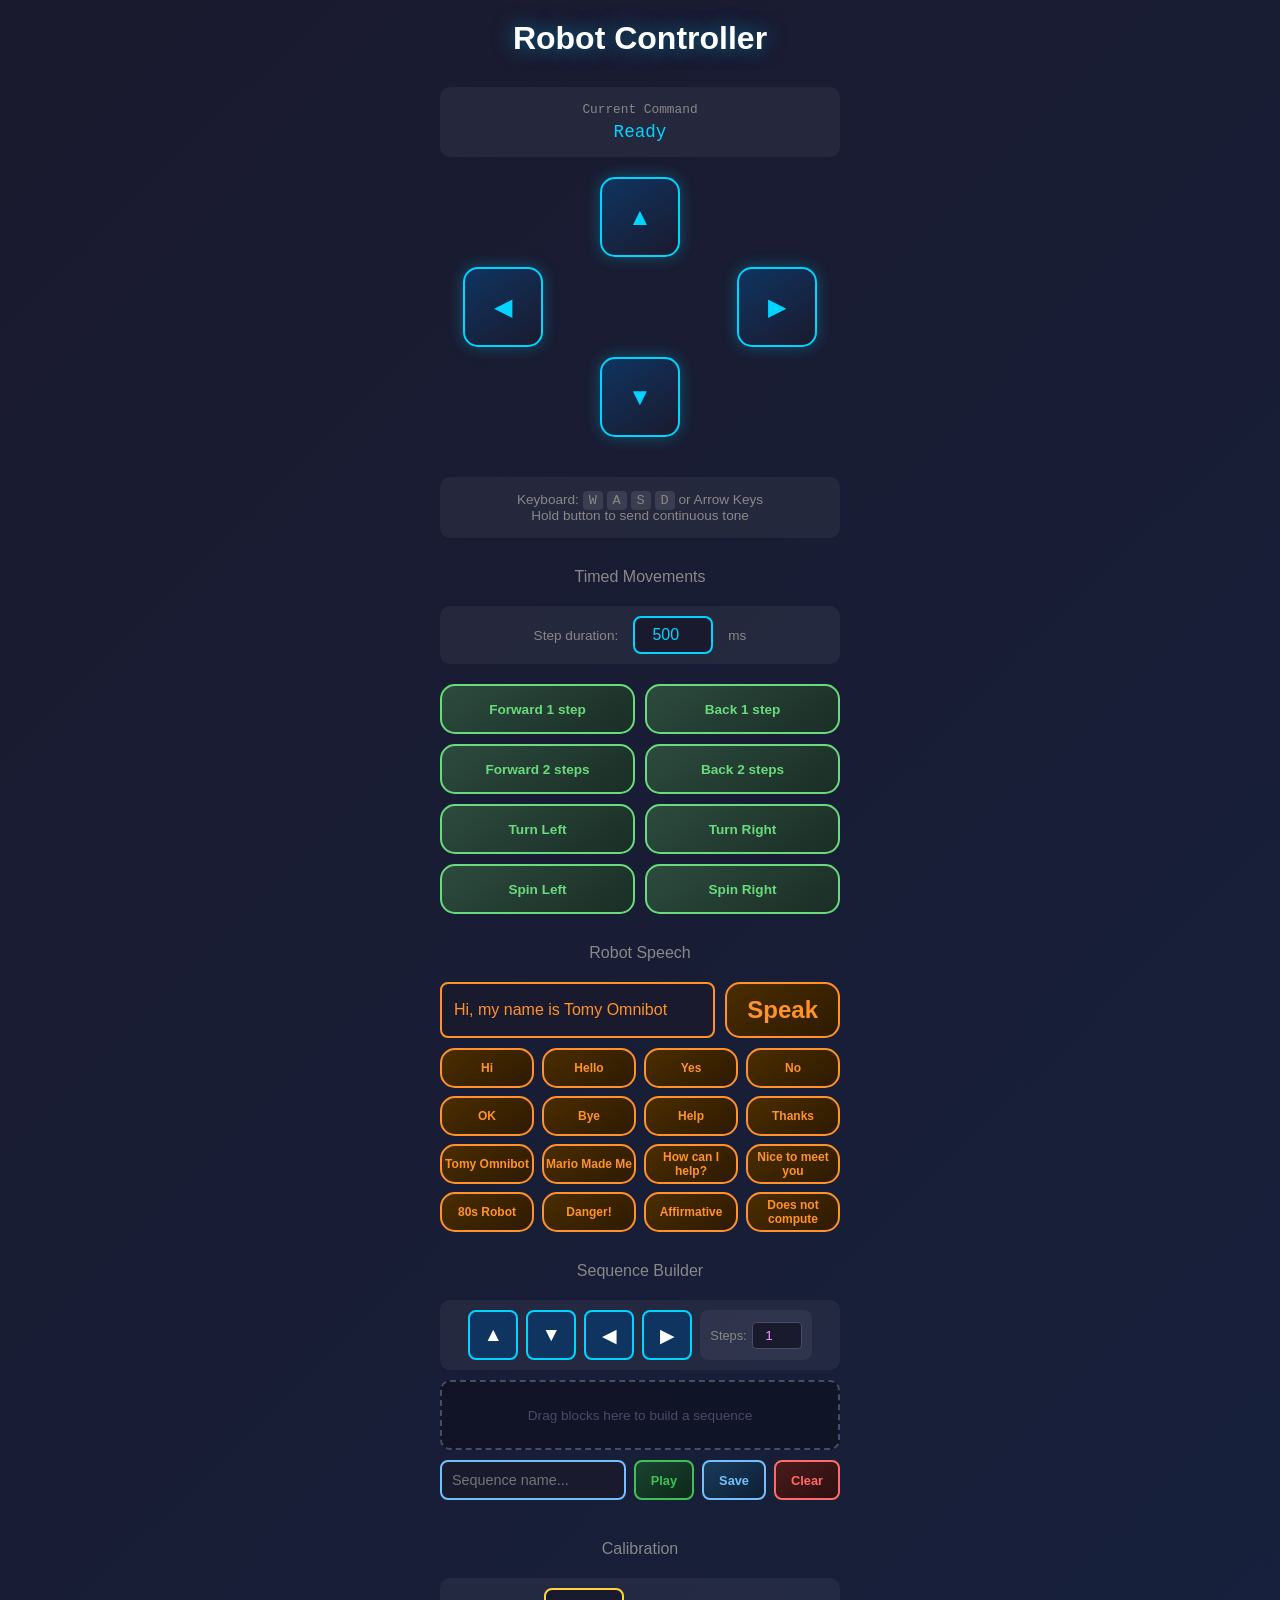
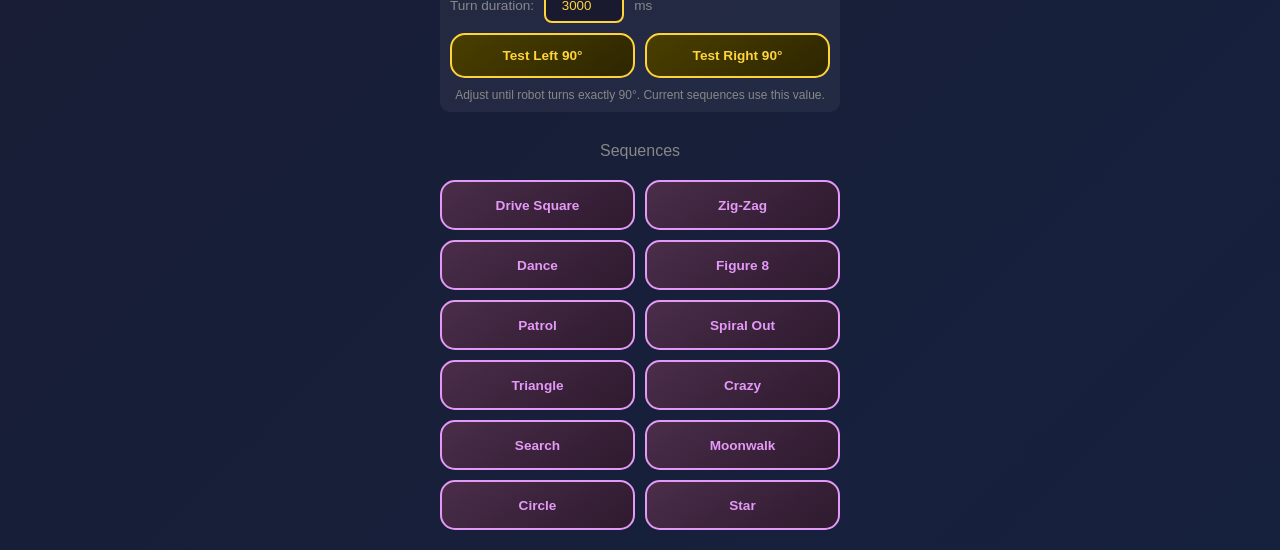
<file: Html/index.html>
<!DOCTYPE html>
<html lang="en">
<head>
    <meta charset="UTF-8">
    <meta name="viewport" content="width=device-width, initial-scale=1.0">
    <title>Robot Controller</title>
    <style>
        * {
            box-sizing: border-box;
            margin: 0;
            padding: 0;
        }

        body {
            font-family: -apple-system, BlinkMacSystemFont, 'Segoe UI', Roboto, sans-serif;
            background: linear-gradient(135deg, #1a1a2e 0%, #16213e 100%);
            min-height: 100vh;
            display: flex;
            flex-direction: column;
            align-items: center;
            padding: 20px;
            color: #fff;
        }

        h1 {
            margin-bottom: 30px;
            font-size: 2rem;
            text-shadow: 0 0 20px rgba(0, 200, 255, 0.5);
        }

        .controller {
            display: flex;
            flex-direction: column;
            gap: 20px;
            max-width: 400px;
            width: 100%;
        }

        .dpad {
            display: grid;
            grid-template-columns: repeat(3, 1fr);
            gap: 10px;
            justify-items: center;
        }

        .btn {
            width: 80px;
            height: 80px;
            border: none;
            border-radius: 15px;
            font-size: 1.5rem;
            cursor: pointer;
            transition: all 0.15s ease;
            display: flex;
            align-items: center;
            justify-content: center;
            user-select: none;
            -webkit-user-select: none;
            touch-action: manipulation;
        }

        .btn:active, .btn.active {
            transform: scale(0.95);
        }

        .direction {
            background: linear-gradient(145deg, #0f3460, #1a1a2e);
            color: #00d4ff;
            border: 2px solid #00d4ff;
            box-shadow: 0 0 15px rgba(0, 212, 255, 0.3);
        }

        .direction:active, .direction.active {
            background: #00d4ff;
            color: #1a1a2e;
            box-shadow: 0 0 30px rgba(0, 212, 255, 0.8);
        }

        .empty {
            visibility: hidden;
        }

        .actions {
            display: grid;
            grid-template-columns: repeat(2, 1fr);
            gap: 10px;
        }

        .action {
            height: 60px;
            width: 100%;
            font-size: 0.9rem;
            font-weight: 600;
        }

        .speaker-on {
            background: linear-gradient(145deg, #1b4332, #0d2818);
            color: #40c057;
            border: 2px solid #40c057;
        }

        .speaker-on:active, .speaker-on.active {
            background: #40c057;
            color: #1a1a2e;
        }

        .speaker-off {
            background: linear-gradient(145deg, #4a1a1a, #2d1010);
            color: #ff6b6b;
            border: 2px solid #ff6b6b;
        }

        .speaker-off:active, .speaker-off.active {
            background: #ff6b6b;
            color: #1a1a2e;
        }

        .beep {
            background: linear-gradient(145deg, #3d2d5c, #2a1f40);
            color: #b197fc;
            border: 2px solid #b197fc;
        }

        .beep:active, .beep.active {
            background: #b197fc;
            color: #1a1a2e;
        }

        .tape {
            background: linear-gradient(145deg, #4a3f00, #2d2600);
            color: #ffd43b;
            border: 2px solid #ffd43b;
        }

        .tape:active, .tape.active {
            background: #ffd43b;
            color: #1a1a2e;
        }

        .status {
            text-align: center;
            padding: 15px;
            background: rgba(255, 255, 255, 0.05);
            border-radius: 10px;
            font-family: monospace;
        }

        .status-label {
            font-size: 0.8rem;
            color: #888;
            margin-bottom: 5px;
        }

        .status-value {
            font-size: 1.1rem;
            color: #00d4ff;
        }

        .instructions {
            margin-top: 20px;
            padding: 15px;
            background: rgba(255, 255, 255, 0.05);
            border-radius: 10px;
            font-size: 0.85rem;
            color: #888;
            text-align: center;
        }

        .instructions kbd {
            background: rgba(255, 255, 255, 0.1);
            padding: 2px 6px;
            border-radius: 4px;
            font-family: monospace;
        }

        .section-title {
            font-size: 1rem;
            color: #888;
            text-align: center;
            margin-top: 10px;
        }

        .presets {
            display: grid;
            grid-template-columns: repeat(2, 1fr);
            gap: 10px;
        }

        .preset {
            height: 50px;
            width: 100%;
            font-size: 0.85rem;
            font-weight: 600;
            background: linear-gradient(145deg, #2d4a3e, #1a2e26);
            color: #69db7c;
            border: 2px solid #69db7c;
        }

        .preset:active, .preset.active {
            background: #69db7c;
            color: #1a1a2e;
        }

        .preset:disabled {
            opacity: 0.5;
            cursor: not-allowed;
        }

        .sequences {
            display: grid;
            grid-template-columns: repeat(2, 1fr);
            gap: 10px;
        }

        .sequence {
            height: 50px;
            width: 100%;
            font-size: 0.85rem;
            font-weight: 600;
            background: linear-gradient(145deg, #4a2d4a, #2e1a2e);
            color: #e599f7;
            border: 2px solid #e599f7;
        }

        .sequence:active, .sequence.active {
            background: #e599f7;
            color: #1a1a2e;
        }

        .sequence:disabled {
            opacity: 0.5;
            cursor: not-allowed;
        }

        .duration-control {
            display: flex;
            align-items: center;
            justify-content: center;
            gap: 15px;
            padding: 10px;
            background: rgba(255, 255, 255, 0.05);
            border-radius: 10px;
        }

        .duration-control label {
            font-size: 0.85rem;
            color: #888;
        }

        .duration-control input {
            width: 80px;
            padding: 8px;
            border: 2px solid #00d4ff;
            border-radius: 8px;
            background: #1a1a2e;
            color: #00d4ff;
            font-size: 1rem;
            text-align: center;
        }

        .duration-control span {
            color: #888;
            font-size: 0.85rem;
        }

        .speech-section {
            display: flex;
            flex-direction: column;
            gap: 10px;
        }

        .speech-control {
            display: flex;
            gap: 10px;
        }

        .speech-control input[type="text"] {
            flex: 1;
            padding: 12px;
            border: 2px solid #ff922b;
            border-radius: 8px;
            background: #1a1a2e;
            color: #ff922b;
            font-size: 1rem;
        }

        .speech-control input[type="text"]::placeholder {
            color: #885510;
        }

        .speak-btn {
            width: auto;
            height: auto;
            padding: 12px 20px;
            background: linear-gradient(145deg, #4a2d00, #2e1a00);
            color: #ff922b;
            border: 2px solid #ff922b;
            font-weight: 600;
        }

        .speak-btn:active, .speak-btn.active {
            background: #ff922b;
            color: #1a1a2e;
        }

        .quick-phrases {
            display: grid;
            grid-template-columns: repeat(4, 1fr);
            gap: 8px;
        }

        .phrase {
            width: 100%;
            height: 40px;
            font-size: 0.75rem;
            font-weight: 600;
            background: linear-gradient(145deg, #4a2d00, #2e1a00);
            color: #ff922b;
            border: 2px solid #ff922b;
        }

        .phrase:active, .phrase.active {
            background: #ff922b;
            color: #1a1a2e;
        }

        .phrase:disabled {
            opacity: 0.5;
            cursor: not-allowed;
        }

        /* Sequence Builder Styles */
        .builder-section {
            display: flex;
            flex-direction: column;
            gap: 10px;
        }

        .builder-palette {
            display: flex;
            gap: 8px;
            flex-wrap: wrap;
            justify-content: center;
            padding: 10px;
            background: rgba(255, 255, 255, 0.05);
            border-radius: 10px;
        }

        .builder-block {
            width: 50px;
            height: 50px;
            border-radius: 8px;
            display: flex;
            align-items: center;
            justify-content: center;
            font-size: 1.2rem;
            cursor: grab;
            user-select: none;
            transition: transform 0.15s;
        }

        .builder-block:active {
            cursor: grabbing;
            transform: scale(1.1);
        }

        .builder-block.forward { background: #0f3460; border: 2px solid #00d4ff; }
        .builder-block.backward { background: #0f3460; border: 2px solid #00d4ff; }
        .builder-block.left { background: #0f3460; border: 2px solid #00d4ff; }
        .builder-block.right { background: #0f3460; border: 2px solid #00d4ff; }

        .builder-timeline {
            min-height: 70px;
            padding: 10px;
            background: rgba(0, 0, 0, 0.3);
            border: 2px dashed #4a4a6a;
            border-radius: 10px;
            display: flex;
            gap: 5px;
            flex-wrap: wrap;
            align-items: center;
        }

        .builder-timeline.drag-over {
            border-color: #00d4ff;
            background: rgba(0, 212, 255, 0.1);
        }

        .builder-timeline-placeholder {
            color: #4a4a6a;
            font-size: 0.85rem;
            text-align: center;
            width: 100%;
        }

        .timeline-block {
            width: 40px;
            height: 40px;
            border-radius: 6px;
            display: flex;
            align-items: center;
            justify-content: center;
            font-size: 1rem;
            cursor: pointer;
            position: relative;
        }

        .timeline-block.forward { background: #0f3460; border: 2px solid #00d4ff; }
        .timeline-block.backward { background: #0f3460; border: 2px solid #00d4ff; }
        .timeline-block.left { background: #0f3460; border: 2px solid #00d4ff; }
        .timeline-block.right { background: #0f3460; border: 2px solid #00d4ff; }

        .timeline-block .step-count {
            position: absolute;
            bottom: -2px;
            right: -2px;
            background: #e599f7;
            color: #1a1a2e;
            font-size: 0.6rem;
            font-weight: bold;
            width: 16px;
            height: 16px;
            border-radius: 50%;
            display: flex;
            align-items: center;
            justify-content: center;
        }

        .timeline-block:hover::after {
            content: '×';
            position: absolute;
            top: -5px;
            right: -5px;
            background: #ff6b6b;
            color: white;
            font-size: 0.7rem;
            width: 14px;
            height: 14px;
            border-radius: 50%;
            display: flex;
            align-items: center;
            justify-content: center;
        }

        .builder-controls {
            display: flex;
            gap: 8px;
            flex-wrap: wrap;
        }

        .builder-controls input {
            flex: 1;
            min-width: 120px;
            padding: 10px;
            border: 2px solid #74c0fc;
            border-radius: 8px;
            background: #1a1a2e;
            color: #74c0fc;
            font-size: 0.9rem;
        }

        .builder-btn {
            padding: 10px 15px;
            border-radius: 8px;
            font-size: 0.8rem;
            font-weight: 600;
            cursor: pointer;
            border: 2px solid;
        }

        .builder-btn.play {
            background: linear-gradient(145deg, #1b4332, #0d2818);
            color: #40c057;
            border-color: #40c057;
        }

        .builder-btn.save {
            background: linear-gradient(145deg, #1a3a5c, #0d1f33);
            color: #74c0fc;
            border-color: #74c0fc;
        }

        .builder-btn.clear {
            background: linear-gradient(145deg, #4a1a1a, #2d1010);
            color: #ff6b6b;
            border-color: #ff6b6b;
        }

        .builder-btn:disabled {
            opacity: 0.5;
            cursor: not-allowed;
        }

        .saved-sequences {
            display: flex;
            flex-direction: column;
            gap: 5px;
            max-height: 150px;
            overflow-y: auto;
        }

        .saved-sequence-item {
            display: flex;
            align-items: center;
            gap: 8px;
            padding: 8px;
            background: rgba(255, 255, 255, 0.05);
            border-radius: 8px;
        }

        .saved-sequence-item .name {
            flex: 1;
            color: #74c0fc;
            font-size: 0.85rem;
        }

        .saved-sequence-item .mini-btn {
            padding: 5px 10px;
            border-radius: 5px;
            font-size: 0.7rem;
            font-weight: 600;
            cursor: pointer;
            border: 1px solid;
        }

        .saved-sequence-item .load-btn {
            background: #1a3a5c;
            color: #74c0fc;
            border-color: #74c0fc;
        }

        .saved-sequence-item .run-btn {
            background: #1b4332;
            color: #40c057;
            border-color: #40c057;
        }

        .saved-sequence-item .delete-btn {
            background: #4a1a1a;
            color: #ff6b6b;
            border-color: #ff6b6b;
        }

        .step-selector {
            display: flex;
            align-items: center;
            gap: 5px;
            padding: 5px 10px;
            background: rgba(255, 255, 255, 0.05);
            border-radius: 8px;
            font-size: 0.8rem;
            color: #888;
        }

        .step-selector input {
            width: 50px;
            padding: 5px;
            border: 1px solid #4a4a6a;
            border-radius: 4px;
            background: #1a1a2e;
            color: #e599f7;
            text-align: center;
            font-size: 0.85rem;
        }
    </style>
</head>
<body>
    <h1>Robot Controller</h1>

    <div class="controller">
        <div class="status">
            <div class="status-label">Current Command</div>
            <div class="status-value" id="status">Ready</div>
        </div>

        <div class="dpad">
            <div class="empty"></div>
            <button class="btn direction" data-freq="1614" data-name="Forward" id="btn-forward">&#9650;</button>
            <div class="empty"></div>

            <button class="btn direction" data-freq="2208" data-name="Left" id="btn-left">&#9664;</button>
            <div class="empty"></div>
            <button class="btn direction" data-freq="1811" data-name="Right" id="btn-right">&#9654;</button>

            <div class="empty"></div>
            <button class="btn direction" data-freq="2013" data-name="Backward" id="btn-backward">&#9660;</button>
            <div class="empty"></div>
        </div>

        <div class="instructions">
            Keyboard: <kbd>W</kbd> <kbd>A</kbd> <kbd>S</kbd> <kbd>D</kbd> or Arrow Keys<br>
            Hold button to send continuous tone
        </div>

        <div class="section-title">Timed Movements</div>

        <div class="duration-control">
            <label>Step duration:</label>
            <input type="number" id="stepDuration" value="500" min="100" max="5000" step="100">
            <span>ms</span>
        </div>

        <div class="presets">
            <button class="btn preset" data-action="forward" data-steps="1">Forward 1 step</button>
            <button class="btn preset" data-action="backward" data-steps="1">Back 1 step</button>
            <button class="btn preset" data-action="forward" data-steps="2">Forward 2 steps</button>
            <button class="btn preset" data-action="backward" data-steps="2">Back 2 steps</button>
            <button class="btn preset" data-action="left" data-steps="1">Turn Left</button>
            <button class="btn preset" data-action="right" data-steps="1">Turn Right</button>
            <button class="btn preset" data-action="left" data-steps="2">Spin Left</button>
            <button class="btn preset" data-action="right" data-steps="2">Spin Right</button>
        </div>

        <div class="section-title">Robot Speech</div>

        <div class="speech-section">
            <div class="speech-control">
                <input type="text" id="speechText" placeholder="Type a message..." value="Hi, my name is Tomy Omnibot">
                <button class="btn speak-btn" id="speakBtn">Speak</button>
            </div>

            <div class="quick-phrases">
                <button class="btn phrase" data-phrase="Hi">Hi</button>
                <button class="btn phrase" data-phrase="Hello">Hello</button>
                <button class="btn phrase" data-phrase="Yes">Yes</button>
                <button class="btn phrase" data-phrase="No">No</button>
                <button class="btn phrase" data-phrase="OK">OK</button>
                <button class="btn phrase" data-phrase="Bye">Bye</button>
                <button class="btn phrase" data-phrase="Help">Help</button>
                <button class="btn phrase" data-phrase="Thank you">Thanks</button>
                <button class="btn phrase" data-phrase="Hi, my name is Tomy Omnibot">Tomy Omnibot</button>
                <button class="btn phrase" data-phrase="I was made by Mario the Maker">Mario Made Me</button>
                <button class="btn phrase" data-phrase="How can I help you?">How can I help?</button>
                <button class="btn phrase" data-phrase="Nice to meet you">Nice to meet you</button>
                <button class="btn phrase" data-phrase="I am a robot from the 1980s">80s Robot</button>
                <button class="btn phrase" data-phrase="Danger! Danger!">Danger!</button>
                <button class="btn phrase" data-phrase="Affirmative">Affirmative</button>
                <button class="btn phrase" data-phrase="Does not compute">Does not compute</button>
            </div>
        </div>

        <div class="section-title">Sequence Builder</div>

        <div class="builder-section">
            <div class="builder-palette">
                <div class="builder-block forward" draggable="true" data-action="forward" title="Forward">&#9650;</div>
                <div class="builder-block backward" draggable="true" data-action="backward" title="Backward">&#9660;</div>
                <div class="builder-block left" draggable="true" data-action="left" title="Left">&#9664;</div>
                <div class="builder-block right" draggable="true" data-action="right" title="Right">&#9654;</div>
                <div class="step-selector">
                    <label>Steps:</label>
                    <input type="number" id="blockSteps" value="1" min="0.5" max="5" step="0.5">
                </div>
            </div>

            <div class="builder-timeline" id="builderTimeline">
                <div class="builder-timeline-placeholder">Drag blocks here to build a sequence</div>
            </div>

            <div class="builder-controls">
                <input type="text" id="sequenceName" placeholder="Sequence name...">
                <button class="builder-btn play" id="playBuilderBtn">Play</button>
                <button class="builder-btn save" id="saveBuilderBtn">Save</button>
                <button class="builder-btn clear" id="clearBuilderBtn">Clear</button>
            </div>

            <div class="saved-sequences" id="savedSequences"></div>
        </div>

        <div class="section-title">Calibration</div>

        <div class="calibration" style="display: flex; flex-direction: column; gap: 10px; padding: 10px; background: rgba(255,255,255,0.05); border-radius: 10px;">
            <div style="display: flex; align-items: center; gap: 10px;">
                <label style="color: #888; font-size: 0.85rem;">Turn duration:</label>
                <input type="number" id="calibTurnMs" value="3000" min="500" max="5000" step="100" style="width: 80px; padding: 8px; border: 2px solid #ffd43b; border-radius: 8px; background: #1a1a2e; color: #ffd43b; text-align: center;">
                <span style="color: #888; font-size: 0.85rem;">ms</span>
            </div>
            <div style="display: flex; gap: 10px;">
                <button class="btn preset" id="calibLeft" style="flex: 1; height: 45px; background: linear-gradient(145deg, #4a3f00, #2d2600); color: #ffd43b; border: 2px solid #ffd43b;">Test Left 90°</button>
                <button class="btn preset" id="calibRight" style="flex: 1; height: 45px; background: linear-gradient(145deg, #4a3f00, #2d2600); color: #ffd43b; border: 2px solid #ffd43b;">Test Right 90°</button>
            </div>
            <div style="color: #888; font-size: 0.75rem; text-align: center;">Adjust until robot turns exactly 90°. Current sequences use this value.</div>
        </div>

        <div class="section-title">Sequences</div>

        <div class="sequences">
            <button class="btn sequence" data-sequence="square">Drive Square</button>
            <button class="btn sequence" data-sequence="zigzag">Zig-Zag</button>
            <button class="btn sequence" data-sequence="dance">Dance</button>
            <button class="btn sequence" data-sequence="figure8">Figure 8</button>
            <button class="btn sequence" data-sequence="patrol">Patrol</button>
            <button class="btn sequence" data-sequence="spiral">Spiral Out</button>
            <button class="btn sequence" data-sequence="triangle">Triangle</button>
            <button class="btn sequence" data-sequence="crazy">Crazy</button>
            <button class="btn sequence" data-sequence="search">Search</button>
            <button class="btn sequence" data-sequence="moonwalk">Moonwalk</button>
            <button class="btn sequence" data-sequence="circle">Circle</button>
            <button class="btn sequence" data-sequence="star">Star</button>
        </div>
    </div>

    <script>
        let audioCtx = null;
        let oscillator = null;
        let gainNode = null;
        let currentFreq = null;
        let isPlaying = false;

        function initAudio() {
            if (!audioCtx) {
                audioCtx = new (window.AudioContext || window.webkitAudioContext)();
            }
            if (audioCtx.state === 'suspended') {
                audioCtx.resume();
            }
        }

        function startTone(frequency, name) {
            initAudio();

            // If already playing the same frequency, don't restart
            if (isPlaying && currentFreq === frequency) {
                return;
            }

            // If playing a different frequency, just change it
            if (isPlaying && oscillator) {
                oscillator.frequency.setValueAtTime(frequency, audioCtx.currentTime);
                currentFreq = frequency;
                document.getElementById('status').textContent = `${name} (${frequency} Hz)`;
                return;
            }

            stopTone();

            oscillator = audioCtx.createOscillator();
            gainNode = audioCtx.createGain();

            oscillator.type = 'sine';
            oscillator.frequency.setValueAtTime(frequency, audioCtx.currentTime);

            // Smooth fade in to avoid clicks
            gainNode.gain.setValueAtTime(0, audioCtx.currentTime);
            gainNode.gain.linearRampToValueAtTime(0.5, audioCtx.currentTime + 0.02);

            oscillator.connect(gainNode);
            gainNode.connect(audioCtx.destination);

            oscillator.start();
            isPlaying = true;
            currentFreq = frequency;

            document.getElementById('status').textContent = `${name} (${frequency} Hz)`;
        }

        function stopTone() {
            if (oscillator && gainNode) {
                // Smooth fade out to avoid clicks
                const now = audioCtx.currentTime;
                gainNode.gain.cancelScheduledValues(now);
                gainNode.gain.setValueAtTime(gainNode.gain.value, now);
                gainNode.gain.linearRampToValueAtTime(0, now + 0.02);

                const osc = oscillator;
                const gain = gainNode;
                setTimeout(() => {
                    try {
                        osc.stop();
                        osc.disconnect();
                        gain.disconnect();
                    } catch (e) {}
                }, 30);

                oscillator = null;
                gainNode = null;
            }
            isPlaying = false;
            currentFreq = null;
            document.getElementById('status').textContent = 'Ready';
        }

        // Button event handlers - only for buttons with data-freq (direction and action buttons)
        document.querySelectorAll('.btn[data-freq]').forEach(btn => {
            const freq = parseInt(btn.dataset.freq);
            const name = btn.dataset.name;

            // Mouse events
            btn.addEventListener('mousedown', (e) => {
                e.preventDefault();
                btn.classList.add('active');
                startTone(freq, name);
            });

            btn.addEventListener('mouseup', () => {
                btn.classList.remove('active');
                stopTone();
            });

            btn.addEventListener('mouseleave', () => {
                btn.classList.remove('active');
                stopTone();
            });

            // Touch events for mobile
            btn.addEventListener('touchstart', (e) => {
                e.preventDefault();
                btn.classList.add('active');
                startTone(freq, name);
            });

            btn.addEventListener('touchend', (e) => {
                e.preventDefault();
                btn.classList.remove('active');
                stopTone();
            });

            btn.addEventListener('touchcancel', () => {
                btn.classList.remove('active');
                stopTone();
            });
        });

        // Keyboard controls
        const keyMap = {
            'ArrowUp': 'btn-forward',
            'w': 'btn-forward',
            'W': 'btn-forward',
            'ArrowDown': 'btn-backward',
            's': 'btn-backward',
            'S': 'btn-backward',
            'ArrowLeft': 'btn-left',
            'a': 'btn-left',
            'A': 'btn-left',
            'ArrowRight': 'btn-right',
            'd': 'btn-right',
            'D': 'btn-right'
        };

        const activeKeys = new Set();

        document.addEventListener('keydown', (e) => {
            if (keyMap[e.key] && !activeKeys.has(e.key)) {
                activeKeys.add(e.key);
                const btn = document.getElementById(keyMap[e.key]);
                if (btn) {
                    btn.classList.add('active');
                    startTone(parseInt(btn.dataset.freq), btn.dataset.name);
                }
            }
        });

        document.addEventListener('keyup', (e) => {
            if (keyMap[e.key]) {
                activeKeys.delete(e.key);
                const btn = document.getElementById(keyMap[e.key]);
                if (btn) {
                    btn.classList.remove('active');
                    stopTone();
                }
            }
        });

        // Prevent context menu on long press (mobile)
        document.addEventListener('contextmenu', (e) => e.preventDefault());

        // Frequency map for timed movements
        const freqMap = {
            forward: { freq: 1614, name: 'Forward' },
            backward: { freq: 2013, name: 'Backward' },
            left: { freq: 2208, name: 'Left' },
            right: { freq: 1811, name: 'Right' }
        };

        // Play a tone for a specific duration
        function playTimedTone(frequency, name, duration) {
            return new Promise((resolve) => {
                startTone(frequency, name);
                setTimeout(() => {
                    stopTone();
                    setTimeout(resolve, 100); // Small gap between commands
                }, duration);
            });
        }

        // Get step duration from input
        function getStepDuration() {
            return parseInt(document.getElementById('stepDuration').value) || 500;
        }

        // Disable/enable preset and sequence buttons
        function setButtonsDisabled(disabled) {
            document.querySelectorAll('.preset, .sequence').forEach(btn => {
                btn.disabled = disabled;
            });
        }

        // Timed movement presets
        document.querySelectorAll('.preset').forEach(btn => {
            btn.addEventListener('click', async () => {
                const action = btn.dataset.action;
                const steps = parseInt(btn.dataset.steps);
                const { freq, name } = freqMap[action];
                const duration = getStepDuration() * steps;

                btn.classList.add('active');
                setButtonsDisabled(true);

                await playTimedTone(freq, `${name} (${steps} step${steps > 1 ? 's' : ''})`, duration);

                btn.classList.remove('active');
                setButtonsDisabled(false);
            });
        });

        // Predefined sequences
        // Turn calibration: 1 step = 90° (3000ms at calibrated value)
        const sequences = {
            square: [
                { action: 'forward', steps: 2 },
                { action: 'right', steps: 1 },      // 90°
                { action: 'forward', steps: 2 },
                { action: 'right', steps: 1 },      // 90°
                { action: 'forward', steps: 2 },
                { action: 'right', steps: 1 },      // 90°
                { action: 'forward', steps: 2 },
                { action: 'right', steps: 1 }       // 90°
            ],
            zigzag: [
                { action: 'forward', steps: 2 },
                { action: 'right', steps: 0.5 },    // 45°
                { action: 'forward', steps: 2 },
                { action: 'left', steps: 1 },       // 90°
                { action: 'forward', steps: 2 },
                { action: 'right', steps: 1 },      // 90°
                { action: 'forward', steps: 2 },
                { action: 'left', steps: 0.5 }      // 45°
            ],
            dance: [
                { action: 'left', steps: 1 },       // 90°
                { action: 'right', steps: 2 },      // 180°
                { action: 'left', steps: 2 },       // 180°
                { action: 'right', steps: 1 },      // 90°
                { action: 'forward', steps: 2 },
                { action: 'backward', steps: 2 },
                { action: 'forward', steps: 2 },
                { action: 'backward', steps: 2 }
            ],
            figure8: [
                { action: 'forward', steps: 2 },
                { action: 'left', steps: 1 },       // 90°
                { action: 'forward', steps: 2 },
                { action: 'left', steps: 1 },       // 90°
                { action: 'forward', steps: 2 },
                { action: 'left', steps: 1 },       // 90°
                { action: 'forward', steps: 2 },
                { action: 'right', steps: 1 },      // 90°
                { action: 'forward', steps: 2 },
                { action: 'right', steps: 1 },      // 90°
                { action: 'forward', steps: 2 },
                { action: 'right', steps: 1 }       // 90°
            ],
            patrol: [
                { action: 'forward', steps: 4 },
                { action: 'right', steps: 1 },      // 90°
                { action: 'forward', steps: 4 },
                { action: 'right', steps: 1 },      // 90°
                { action: 'forward', steps: 4 },
                { action: 'right', steps: 1 },      // 90°
                { action: 'forward', steps: 4 },
                { action: 'right', steps: 1 }       // 90°
            ],
            spiral: [
                { action: 'forward', steps: 1 },
                { action: 'right', steps: 1 },      // 90°
                { action: 'forward', steps: 2 },
                { action: 'right', steps: 1 },      // 90°
                { action: 'forward', steps: 3 },
                { action: 'right', steps: 1 },      // 90°
                { action: 'forward', steps: 4 },
                { action: 'right', steps: 1 }       // 90°
            ],
            triangle: [
                { action: 'forward', steps: 3 },
                { action: 'right', steps: 1.33 },   // 120°
                { action: 'forward', steps: 3 },
                { action: 'right', steps: 1.33 },   // 120°
                { action: 'forward', steps: 3 },
                { action: 'right', steps: 1.33 }    // 120°
            ],
            crazy: [
                { action: 'forward', steps: 1 },
                { action: 'left', steps: 0.25 },    // 22.5°
                { action: 'backward', steps: 1 },
                { action: 'right', steps: 0.5 },    // 45°
                { action: 'forward', steps: 2 },
                { action: 'left', steps: 1 },       // 90°
                { action: 'backward', steps: 1 },
                { action: 'right', steps: 0.25 },   // 22.5°
                { action: 'forward', steps: 1 },
                { action: 'left', steps: 0.5 },     // 45°
                { action: 'backward', steps: 2 },
                { action: 'right', steps: 1 }       // 90°
            ],
            search: [
                { action: 'forward', steps: 2 },
                { action: 'left', steps: 0.5 },     // 45°
                { action: 'forward', steps: 2 },
                { action: 'right', steps: 1 },      // 90°
                { action: 'forward', steps: 3 },
                { action: 'left', steps: 1 },       // 90°
                { action: 'forward', steps: 3 },
                { action: 'right', steps: 1 },      // 90°
                { action: 'forward', steps: 4 },
                { action: 'left', steps: 1 }        // 90°
            ],
            moonwalk: [
                { action: 'backward', steps: 2 },
                { action: 'left', steps: 0.15 },    // ~14° shimmy
                { action: 'backward', steps: 2 },
                { action: 'right', steps: 0.15 },   // ~14° shimmy
                { action: 'backward', steps: 2 },
                { action: 'left', steps: 0.15 },    // ~14° shimmy
                { action: 'backward', steps: 2 },
                { action: 'right', steps: 0.15 },   // ~14° shimmy
                { action: 'forward', steps: 1 },
                { action: 'left', steps: 2 }        // 180° spin
            ],
            circle: [
                { action: 'forward', steps: 1 },
                { action: 'left', steps: 0.5 },     // 45°
                { action: 'forward', steps: 1 },
                { action: 'left', steps: 0.5 },     // 45°
                { action: 'forward', steps: 1 },
                { action: 'left', steps: 0.5 },     // 45°
                { action: 'forward', steps: 1 },
                { action: 'left', steps: 0.5 },     // 45°
                { action: 'forward', steps: 1 },
                { action: 'left', steps: 0.5 },     // 45°
                { action: 'forward', steps: 1 },
                { action: 'left', steps: 0.5 },     // 45°
                { action: 'forward', steps: 1 },
                { action: 'left', steps: 0.5 },     // 45°
                { action: 'forward', steps: 1 },
                { action: 'left', steps: 0.5 }      // 45° (8x45=360°)
            ],
            star: [
                { action: 'forward', steps: 3 },
                { action: 'right', steps: 1.6 },    // 144°
                { action: 'forward', steps: 3 },
                { action: 'right', steps: 1.6 },    // 144°
                { action: 'forward', steps: 3 },
                { action: 'right', steps: 1.6 },    // 144°
                { action: 'forward', steps: 3 },
                { action: 'right', steps: 1.6 },    // 144°
                { action: 'forward', steps: 3 },
                { action: 'right', steps: 1.6 }     // 144° (5x144=720°)
            ]
        };

        // Get calibrated turn duration (for 90° turn)
        function getTurnDuration() {
            return parseInt(document.getElementById('calibTurnMs').value) || 1500;
        }

        // Fixed forward step duration
        const FORWARD_STEP_DURATION = 500;

        // Calibration buttons
        document.getElementById('calibLeft').addEventListener('click', async () => {
            const btn = document.getElementById('calibLeft');
            btn.classList.add('active');
            setButtonsDisabled(true);
            await playTimedTone(freqMap.left.freq, 'Calibrate Left', getTurnDuration());
            btn.classList.remove('active');
            setButtonsDisabled(false);
        });

        document.getElementById('calibRight').addEventListener('click', async () => {
            const btn = document.getElementById('calibRight');
            btn.classList.add('active');
            setButtonsDisabled(true);
            await playTimedTone(freqMap.right.freq, 'Calibrate Right', getTurnDuration());
            btn.classList.remove('active');
            setButtonsDisabled(false);
        });

        document.querySelectorAll('.sequence').forEach(btn => {
            btn.addEventListener('click', async () => {
                const seqName = btn.dataset.sequence;
                const seq = sequences[seqName];

                btn.classList.add('active');
                setButtonsDisabled(true);

                for (const step of seq) {
                    const { freq, name } = freqMap[step.action];
                    // Use calibrated turn duration for turns, fixed duration for forward/backward
                    const isTurn = step.action === 'left' || step.action === 'right';
                    const baseDuration = isTurn ? getTurnDuration() : FORWARD_STEP_DURATION;
                    const duration = baseDuration * step.steps;
                    document.getElementById('status').textContent = `${seqName}: ${name}`;
                    await playTimedTone(freq, name, duration);
                }

                btn.classList.remove('active');
                setButtonsDisabled(false);
            });
        });

        // Speech synthesis
        const SPKON_FREQ = 1422;
        const SPKOFF_FREQ = 4650;

        async function speakText(text) {
            if (!('speechSynthesis' in window)) {
                alert('Speech synthesis not supported in this browser');
                return;
            }

            document.getElementById('status').textContent = `Speaking: "${text}"`;

            // Turn on robot speaker first
            await playTimedTone(SPKON_FREQ, 'Speaker On', 300);
            await new Promise(r => setTimeout(r, 200));

            // Use browser's speech synthesis with robot voice
            return new Promise((resolve) => {
                const utterance = new SpeechSynthesisUtterance(text);

                // Try to find a robotic voice (macOS has some fun ones)
                const voices = speechSynthesis.getVoices();
                const robotVoice = voices.find(v => v.name === 'Zarvox') ||
                    voices.find(v => v.name === 'Trinoids') ||
                    voices.find(v => v.name === 'Albert') ||
                    voices.find(v => v.name === 'Fred') ||
                    voices.find(v => v.name.toLowerCase().includes('robot'));

                if (robotVoice) {
                    utterance.voice = robotVoice;
                    utterance.rate = 1.0;
                    utterance.pitch = 1.0;
                } else {
                    // Fallback: make any voice sound robotic
                    utterance.rate = 0.7;
                    utterance.pitch = 0.1;
                }
                utterance.volume = 1.0;

                utterance.onend = () => {
                    setTimeout(async () => {
                        // Turn off robot speaker
                        await playTimedTone(SPKOFF_FREQ, 'Speaker Off', 300);
                        document.getElementById('status').textContent = 'Ready';
                        resolve();
                    }, 300);
                };

                utterance.onerror = () => {
                    document.getElementById('status').textContent = 'Speech error';
                    resolve();
                };

                speechSynthesis.speak(utterance);
            });
        }

        // Speak button
        document.getElementById('speakBtn').addEventListener('click', async () => {
            const text = document.getElementById('speechText').value.trim();
            if (!text) return;

            const btn = document.getElementById('speakBtn');
            btn.classList.add('active');
            btn.disabled = true;
            setButtonsDisabled(true);

            await speakText(text);

            btn.classList.remove('active');
            btn.disabled = false;
            setButtonsDisabled(false);
        });

        // Quick phrase buttons
        document.querySelectorAll('.phrase').forEach(btn => {
            btn.addEventListener('click', async () => {
                const phrase = btn.dataset.phrase;
                document.getElementById('speechText').value = phrase;

                btn.classList.add('active');
                setButtonsDisabled(true);

                await speakText(phrase);

                btn.classList.remove('active');
                setButtonsDisabled(false);
            });
        });

        // Enter key to speak
        document.getElementById('speechText').addEventListener('keypress', (e) => {
            if (e.key === 'Enter') {
                document.getElementById('speakBtn').click();
            }
        });

        // ========== SEQUENCE BUILDER ==========
        let builderSequence = [];
        const actionIcons = {
            forward: '▲',
            backward: '▼',
            left: '◀',
            right: '▶'
        };

        // Load saved sequences from localStorage
        function loadSavedSequences() {
            const saved = localStorage.getItem('omnibotSequences');
            return saved ? JSON.parse(saved) : {};
        }

        // Save sequences to localStorage
        function saveSequencesToStorage(seqs) {
            localStorage.setItem('omnibotSequences', JSON.stringify(seqs));
        }

        // Render the timeline
        function renderTimeline() {
            const timeline = document.getElementById('builderTimeline');
            if (builderSequence.length === 0) {
                timeline.innerHTML = '<div class="builder-timeline-placeholder">Drag blocks here to build a sequence</div>';
            } else {
                timeline.innerHTML = builderSequence.map((step, index) => `
                    <div class="timeline-block ${step.action}" data-index="${index}" title="Click to remove">
                        ${actionIcons[step.action]}
                        <span class="step-count">${step.steps}</span>
                    </div>
                `).join('');

                // Add click to remove
                timeline.querySelectorAll('.timeline-block').forEach(block => {
                    block.addEventListener('click', () => {
                        const index = parseInt(block.dataset.index);
                        builderSequence.splice(index, 1);
                        renderTimeline();
                    });
                });
            }
        }

        // Render saved sequences list
        function renderSavedSequences() {
            const container = document.getElementById('savedSequences');
            const saved = loadSavedSequences();
            const names = Object.keys(saved);

            if (names.length === 0) {
                container.innerHTML = '';
                return;
            }

            container.innerHTML = names.map(name => `
                <div class="saved-sequence-item">
                    <span class="name">${name} (${saved[name].length} steps)</span>
                    <button class="mini-btn load-btn" data-name="${name}">Load</button>
                    <button class="mini-btn run-btn" data-name="${name}">Run</button>
                    <button class="mini-btn delete-btn" data-name="${name}">Del</button>
                </div>
            `).join('');

            // Add event listeners
            container.querySelectorAll('.load-btn').forEach(btn => {
                btn.addEventListener('click', () => {
                    const name = btn.dataset.name;
                    builderSequence = [...saved[name]];
                    document.getElementById('sequenceName').value = name;
                    renderTimeline();
                });
            });

            container.querySelectorAll('.run-btn').forEach(btn => {
                btn.addEventListener('click', async () => {
                    const name = btn.dataset.name;
                    await runBuilderSequence(saved[name], name);
                });
            });

            container.querySelectorAll('.delete-btn').forEach(btn => {
                btn.addEventListener('click', () => {
                    const name = btn.dataset.name;
                    const seqs = loadSavedSequences();
                    delete seqs[name];
                    saveSequencesToStorage(seqs);
                    renderSavedSequences();
                });
            });
        }

        // Run a sequence
        async function runBuilderSequence(seq, name = 'Custom') {
            if (seq.length === 0) return;

            setButtonsDisabled(true);
            document.getElementById('playBuilderBtn').disabled = true;

            for (const step of seq) {
                const { freq, name: actionName } = freqMap[step.action];
                const duration = getStepDuration() * step.steps;
                document.getElementById('status').textContent = `${name}: ${actionName}`;
                await playTimedTone(freq, actionName, duration);
            }

            document.getElementById('status').textContent = 'Ready';
            setButtonsDisabled(false);
            document.getElementById('playBuilderBtn').disabled = false;
        }

        // Drag and drop for palette blocks
        document.querySelectorAll('.builder-block').forEach(block => {
            block.addEventListener('dragstart', (e) => {
                e.dataTransfer.setData('action', block.dataset.action);
                e.dataTransfer.effectAllowed = 'copy';
            });
        });

        // Timeline drop zone
        const timeline = document.getElementById('builderTimeline');

        timeline.addEventListener('dragover', (e) => {
            e.preventDefault();
            e.dataTransfer.dropEffect = 'copy';
            timeline.classList.add('drag-over');
        });

        timeline.addEventListener('dragleave', () => {
            timeline.classList.remove('drag-over');
        });

        timeline.addEventListener('drop', (e) => {
            e.preventDefault();
            timeline.classList.remove('drag-over');
            const action = e.dataTransfer.getData('action');
            if (action) {
                const steps = parseFloat(document.getElementById('blockSteps').value) || 1;
                builderSequence.push({ action, steps });
                renderTimeline();
            }
        });

        // Touch support for mobile drag
        document.querySelectorAll('.builder-block').forEach(block => {
            block.addEventListener('touchend', (e) => {
                e.preventDefault();
                const action = block.dataset.action;
                const steps = parseFloat(document.getElementById('blockSteps').value) || 1;
                builderSequence.push({ action, steps });
                renderTimeline();
            });
        });

        // Play button
        document.getElementById('playBuilderBtn').addEventListener('click', async () => {
            await runBuilderSequence(builderSequence, 'Builder');
        });

        // Save button
        document.getElementById('saveBuilderBtn').addEventListener('click', () => {
            const name = document.getElementById('sequenceName').value.trim();
            if (!name) {
                alert('Please enter a sequence name');
                return;
            }
            if (builderSequence.length === 0) {
                alert('Please add some blocks to the sequence');
                return;
            }

            const seqs = loadSavedSequences();
            seqs[name] = [...builderSequence];
            saveSequencesToStorage(seqs);
            renderSavedSequences();
            document.getElementById('status').textContent = `Saved: ${name}`;
        });

        // Clear button
        document.getElementById('clearBuilderBtn').addEventListener('click', () => {
            builderSequence = [];
            document.getElementById('sequenceName').value = '';
            renderTimeline();
        });

        // Initialize saved sequences on load
        renderSavedSequences();
    </script>
</body>
</html>
</file>
